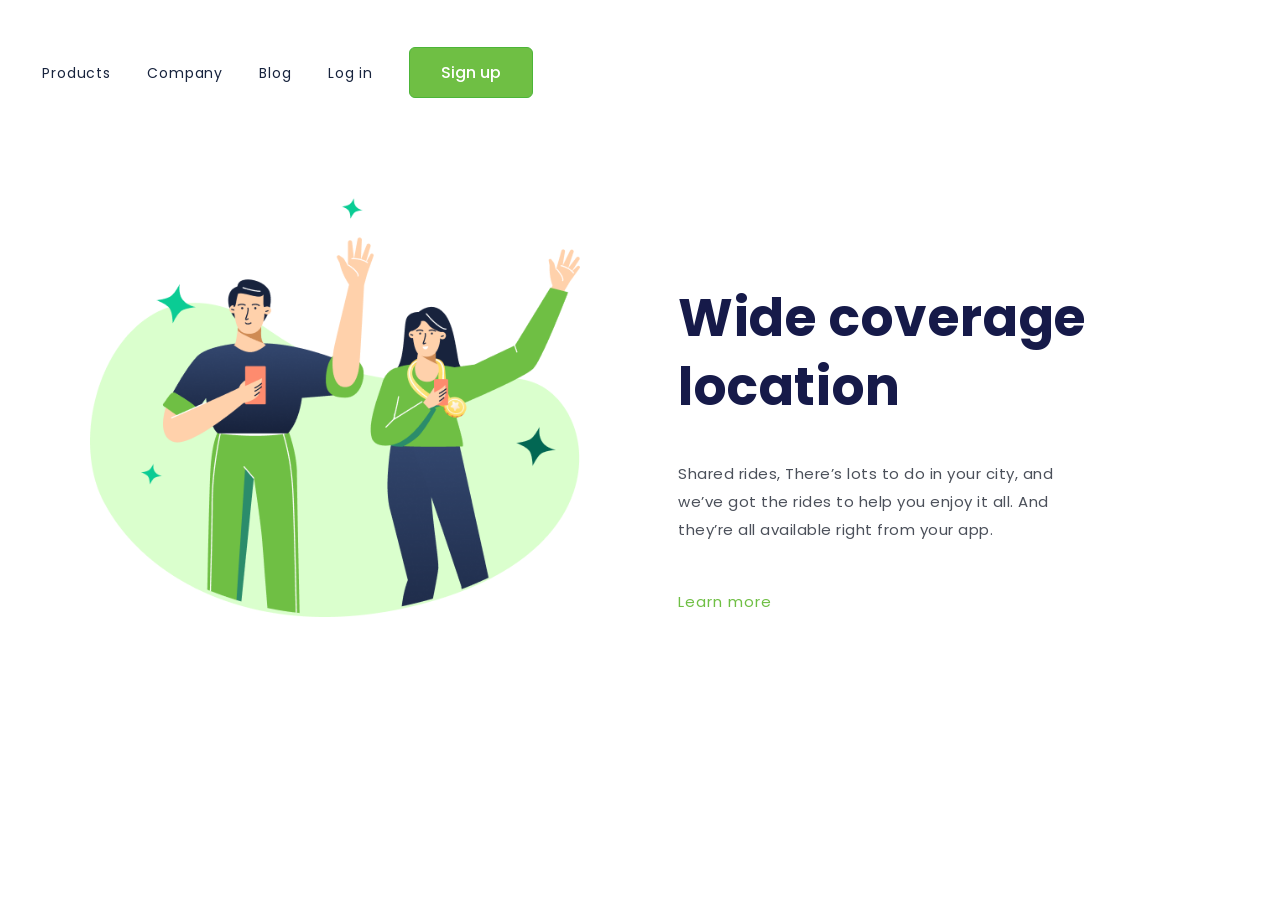
<file: index.html>
<!DOCTYPE html>
<html lang="en">
<head>
    <meta charset="UTF-8">
    <meta name="viewport" content="width=device-width, initial-scale=1.0">
    <title>Wide coverage location</title>
    <link rel="stylesheet" href="./index.css">
    <link rel="preconnect" href="https://fonts.googleapis.com">
    <link rel="preconnect" href="https://fonts.gstatic.com" crossorigin>
    <link href="https://fonts.googleapis.com/css2?family=Poppins:wght@400;500;700&display=swap" rel="stylesheet">
</head>
<body>
    <header>
        <a class="link-header">Products</a>
        <a class="link-header">Company</a>
        <a class="link-header">Blog</a>
        <a class="link-header">Log in</a>
        <button class="button-header">Sign up</button>
    </header>
    <main>
        <img src="./img/(Positive) Congratulation You get 40 point for your ride (1).png" alt="Wide coverage location">
        
        <div>
            <h1>Wide coverage location</h1>
            <p>Shared rides, There’s lots to do in your city, and we’ve got the rides to help you enjoy it all. And they’re all available right from your app.</p>
            <a href="">Learn more</a>
        </div>
        
    </main>

</body>
</html>
</file>
<file: index.css>
*{
    margin: 0;
    padding: 0;
    box-sizing: border-box;    
    font-family: 'Poppins', sans-serif;
}

header{
    margin: 47px auto 100px 42px;
}

.link-header:hover{
    opacity: 0.8;
}

.link-header:active{
    opacity: 0.4;
}

.button-header:hover{
    opacity: 0.8;
}

.button-header:active{
    opacity: 0.4;
}

.link-header{
    font-weight: 400px;
    margin-right: 32px;
    color: #17233D;
    font-size: 14px;
    line-height: 100%;
    letter-spacing: 0.88px;
    cursor: pointer;
}
.button-header{
    background: #6FBF44;
    border:1px solid #4CB538;
    width: 124px;
    height: 51px;
    border-radius: 6px;
    font-weight: 500;
    color: #FFFFFF;
    font-size: 16px;
    cursor: pointer;
}

img{
    display: inline-block;
    width: 500px;
    height: auto;
    margin-left: 90px;
    margin-bottom: 102px;
    vertical-align: top;
}

div{
    display: inline-block;
    margin-left: 84px;
    margin-top: 85px;
    margin-bottom: 114px;
    vertical-align: top;
}

h1 {
    width: 489px;
    height: 138px;
    font-weight: 700px;
    font-size: 52px;
    line-height: 69px;
    letter-spacing: 0.6px;
    color: #161A49;
}

p {
    margin-top: 39px;
    margin-bottom: 46px;
    width: 414px;
    height: 83px;
    font-weight: 400px;
    font-size: 15px;
    line-height: 28px;
    letter-spacing: 0.5px;
    color: #4B505A;
}

a {
    font-weight: 500px;
    font-size: 15px;
    line-height: 100%;
    letter-spacing: 1px;
    color: #6FBF44;
    text-decoration: none;
}

@media screen and (max-width: 390px) {
    
    * {
        margin: 0;
        padding: 0;
    }

    header {
         margin: 20px 0;
    }
    
    .link-header {
      display: none;
    }

    .button-header {
        width: 91px;
        height: 31px;
        margin: 17px 15px 0 auto;
        font-size: 12px;
        line-height: 100%;
        letter-spacing: 1px;
        display: block;
    }

    /* Removemos as heranças do computador e centralizamos */
    div {
        display: block;
        text-align: center;
        margin: 76px 15px 59px 15px; 
    }

    /* 🚀 APAGADA A MARGEM DE 56px QUE JOGAVA O TÍTULO PRA FORA */
    h1 {
        width: 100%;
        max-width: 320px;
        height: auto; /* Deixa o texto quebrar linha livremente */
        font-size: 30px;
        line-height: 35px;
        letter-spacing: 0.6px;
        margin: 0 auto 29px auto; /* Centraliza sozinho */
    }

    
    p {
        width: 100%;
        max-width: 304px;
        height: auto; 
        font-size: 16px;
        line-height: 26px;
        letter-spacing: 0.5px;
        margin: 0 auto; 
    }

    a {
        display: block;
        margin: 26px auto 59px auto;
    }

    img {
        width: 312px;
        height: 288px;
        margin: auto 39px auto 22px;

    }
}
</file>
<file: desafio.css>
*{
    margin: 0;
    padding: 0;
    box-sizing: border-box;    
    font-family: 'Poppins', sans-serif;
}

header{
    margin: 47px auto 100px 42px;
}

.link-header:hover{
    opacity: 0.8;
}

.link-header:active{
    opacity: 0.4;
}

.button-header:hover{
    opacity: 0.8;
}

.button-header:active{
    opacity: 0.4;
}

.link-header{
    font-weight: 400px;
    margin-right: 32px;
    color: #17233D;
    font-size: 14px;
    line-height: 100%;
    letter-spacing: 0.88px;
    cursor: pointer;
}
.button-header{
    background: #6FBF44;
    border:1px solid #4CB538;
    width: 124px;
    height: 51px;
    border-radius: 6px;
    font-weight: 500;
    color: #FFFFFF;
    font-size: 16px;
    cursor: pointer;
}

img{
    display: inline-block;
    width: 500px;
    height: auto;
    margin-left: 90px;
    margin-bottom: 102px;
    vertical-align: top;
}

div{
    display: inline-block;
    margin-left: 84px;
    margin-top: 85px;
    margin-bottom: 114px;
    vertical-align: top;
}

h1 {
    width: 489px;
    height: 138px;
    font-weight: 700px;
    font-size: 52px;
    line-height: 69px;
    letter-spacing: 0.6px;
    color: #161A49;
}

p {
    margin-top: 39px;
    margin-bottom: 46px;
    width: 414px;
    height: 83px;
    font-weight: 400px;
    font-size: 15px;
    line-height: 28px;
    letter-spacing: 0.5px;
    color: #4B505A;
}

a {
    font-weight: 500px;
    font-size: 15px;
    line-height: 100%;
    letter-spacing: 1px;
    color: #6FBF44;
    text-decoration: none;
}

@media screen and (max-width: 390px) {
    
    * {
        margin: 0;
        padding: 0;
    }

    header {
         margin: 20px 0;
    }
    
    .link-header {
      display: none;
    }

    .button-header {
        width: 91px;
        height: 31px;
        margin: 17px 15px 0 auto;
        font-size: 12px;
        line-height: 100%;
        letter-spacing: 1px;
        display: block;
    }

    /* Removemos as heranças do computador e centralizamos */
    div {
        display: block;
        text-align: center;
        margin: 76px 15px 59px 15px; 
    }

    /* 🚀 APAGADA A MARGEM DE 56px QUE JOGAVA O TÍTULO PRA FORA */
    h1 {
        width: 100%;
        max-width: 320px;
        height: auto; /* Deixa o texto quebrar linha livremente */
        font-size: 30px;
        line-height: 35px;
        letter-spacing: 0.6px;
        margin: 0 auto 29px auto; /* Centraliza sozinho */
    }

    
    p {
        width: 100%;
        max-width: 304px;
        height: auto; 
        font-size: 16px;
        line-height: 26px;
        letter-spacing: 0.5px;
        margin: 0 auto; 
    }

    a {
        display: block;
        margin: 26px auto 59px auto;
    }

    img {
        width: 312px;
        height: 288px;
        margin: auto 39px auto 22px;

    }
}
</file>
